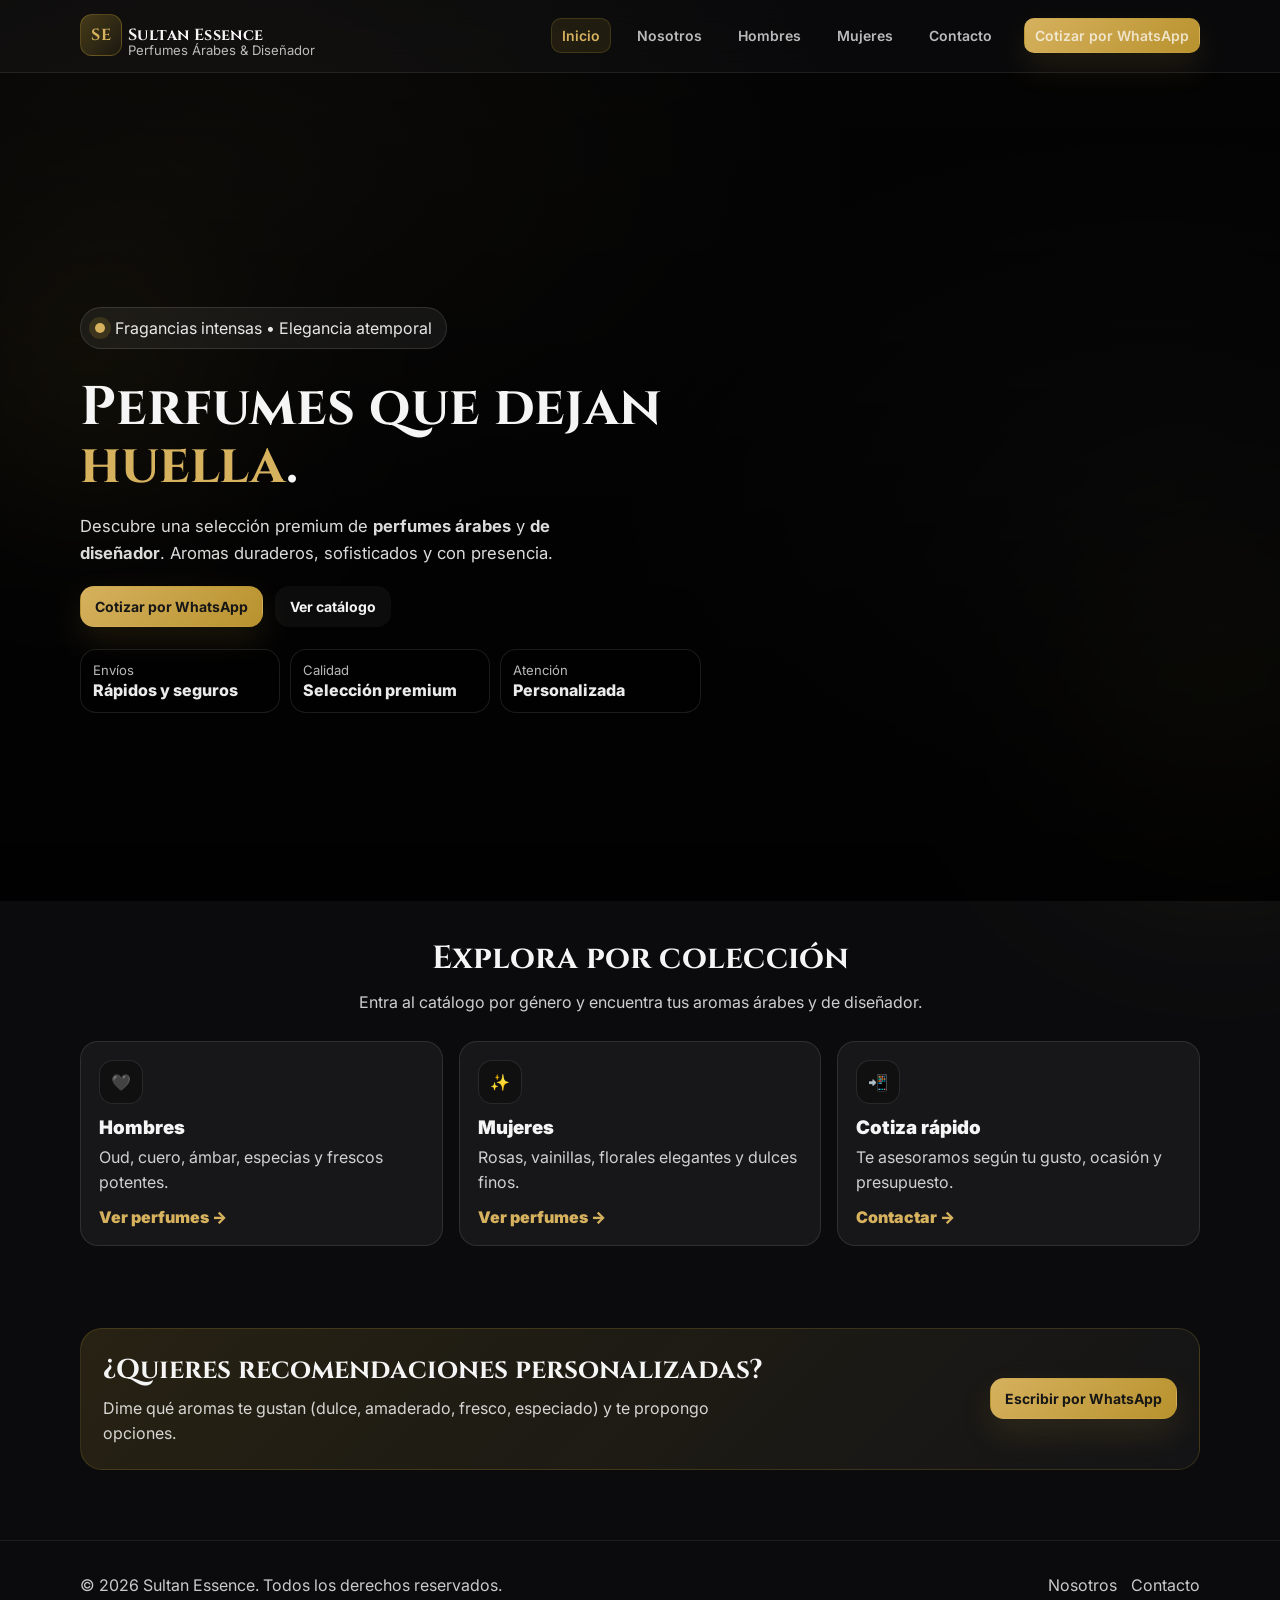
<file: index.html>
<!DOCTYPE html>
<html lang="es">
<head>
  <meta charset="UTF-8" />
  <meta name="viewport" content="width=device-width, initial-scale=1.0" />
  <title>Sultan Essence | Perfumes Árabes & Diseñador</title>
  <meta name="description" content="Perfumes árabes y de diseñador. Fragancias intensas, elegantes y duraderas. Cotiza por WhatsApp." />

  <!-- Tipografía -->
  <link rel="preconnect" href="https://fonts.googleapis.com">
  <link rel="preconnect" href="https://fonts.gstatic.com" crossorigin>
  <link href="https://fonts.googleapis.com/css2?family=Cinzel:wght@500;700&family=Inter:wght@400;500;600;700&display=swap" rel="stylesheet">

  <link rel="stylesheet" href="css/styles.css" />
  <link rel="icon" href="data:,">
</head>

<body>
  <!-- Fondo decorativo -->
  <div class="bg-orb orb-1" aria-hidden="true"></div>
  <div class="bg-orb orb-2" aria-hidden="true"></div>

  <!-- Header -->
  <header class="header" data-elevate>
    <div class="container header__inner">
      <a class="brand" href="index.html" aria-label="Sultan Essence - Inicio">
        <span class="brand__mark" aria-hidden="true">SE</span>
        <div class="brand__text">
          <span class="brand__name">Sultan Essence</span>
          <span class="brand__tag">Perfumes Árabes & Diseñador</span>
        </div>
      </a>

      <button class="navToggle" type="button" aria-label="Abrir menú" aria-expanded="false" aria-controls="navMenu">
        <span class="navToggle__bar"></span>
        <span class="navToggle__bar"></span>
        <span class="navToggle__bar"></span>
      </button>

      <nav class="nav" id="navMenu" aria-label="Menú principal">
        <a class="nav__link is-active" href="index.html">Inicio</a>
        <a class="nav__link" href="nosotros.html">Nosotros</a>
        <a class="nav__link" href="hombres.html">Hombres</a>
        <a class="nav__link" href="mujeres.html">Mujeres</a>
        <a class="nav__link" href="contacto.html">Contacto</a>

        <a class="btn btn--gold btn--sm nav__cta" href="https://wa.me/5213310853978" target="_blank" rel="noopener">
          Cotizar por WhatsApp
        </a>
      </nav>
    </div>
  </header>

  <main>
    <!-- HERO -->
    <section class="hero" aria-label="Presentación">
      <div class="hero__bg" aria-hidden="true"></div>
      <div class="container hero__grid">
        <div class="hero__content reveal">
          <p class="pill">
            <span class="pill__dot" aria-hidden="true"></span>
            Fragancias intensas • Elegancia atemporal
          </p>

          <h1 class="hero__title">
            Perfumes que dejan <span class="gold">huella</span>.
          </h1>

          <p class="hero__subtitle">
            Descubre una selección premium de <strong>perfumes árabes</strong> y <strong>de diseñador</strong>.
            Aromas duraderos, sofisticados y con presencia.
          </p>

          <div class="hero__actions">
            <a class="btn btn--gold" href="https://wa.me/5213310853978" target="_blank" rel="noopener">
              Cotizar por WhatsApp
            </a>
            <a class="btn btn--ghost" href="hombres.html">
              Ver catálogo
            </a>
          </div>

          <div class="hero__meta">
            <div class="metaCard">
              <span class="metaCard__label">Envíos</span>
              <span class="metaCard__value">Rápidos y seguros</span>
            </div>
            <div class="metaCard">
              <span class="metaCard__label">Calidad</span>
              <span class="metaCard__value">Selección premium</span>
            </div>
            <div class="metaCard">
              <span class="metaCard__label">Atención</span>
              <span class="metaCard__value">Personalizada</span>
            </div>
          </div>
        </div>

        
    </section>

    <!-- SECCIÓN DESTACADOS (preview) -->
    <section class="section">
      <div class="container">
        <div class="sectionHead reveal">
          <h2 class="sectionTitle">Explora por colección</h2>
          <p class="sectionDesc">
            Entra al catálogo por género y encuentra tus aromas árabes y de diseñador.
          </p>
        </div>

        <div class="grid3">
          <a class="featureCard reveal" href="hombres.html">
            <div class="featureCard__icon" aria-hidden="true">🖤</div>
            <h3 class="featureCard__title">Hombres</h3>
            <p class="featureCard__text">Oud, cuero, ámbar, especias y frescos potentes.</p>
            <span class="featureCard__link">Ver perfumes →</span>
          </a>

          <a class="featureCard reveal" style="transition-delay:90ms" href="mujeres.html">
            <div class="featureCard__icon" aria-hidden="true">✨</div>
            <h3 class="featureCard__title">Mujeres</h3>
            <p class="featureCard__text">Rosas, vainillas, florales elegantes y dulces finos.</p>
            <span class="featureCard__link">Ver perfumes →</span>
          </a>

          <a class="featureCard reveal" style="transition-delay:180ms" href="contacto.html">
            <div class="featureCard__icon" aria-hidden="true">📲</div>
            <h3 class="featureCard__title">Cotiza rápido</h3>
            <p class="featureCard__text">Te asesoramos según tu gusto, ocasión y presupuesto.</p>
            <span class="featureCard__link">Contactar →</span>
          </a>
        </div>
      </div>
    </section>

    <!-- CTA FINAL -->
    <section class="cta">
      <div class="container cta__inner reveal">
        <div>
          <h2 class="cta__title">¿Quieres recomendaciones personalizadas?</h2>
          <p class="cta__text">
            Dime qué aromas te gustan (dulce, amaderado, fresco, especiado) y te propongo opciones.
          </p>
        </div>
        <a class="btn btn--gold" href="https://wa.me/5213310853978" target="_blank" rel="noopener">
          Escribir por WhatsApp
        </a>
      </div>
    </section>
  </main>

  <footer class="footer">
    <div class="container footer__inner">
      <p>© <span id="year"></span> Sultan Essence. Todos los derechos reservados.</p>
      <div class="footer__links">
        <a href="nosotros.html">Nosotros</a>
        <a href="contacto.html">Contacto</a>
      </div>
    </div>
  </footer>

  <script src="js/main.js"></script>
</body>
</html>
</file>
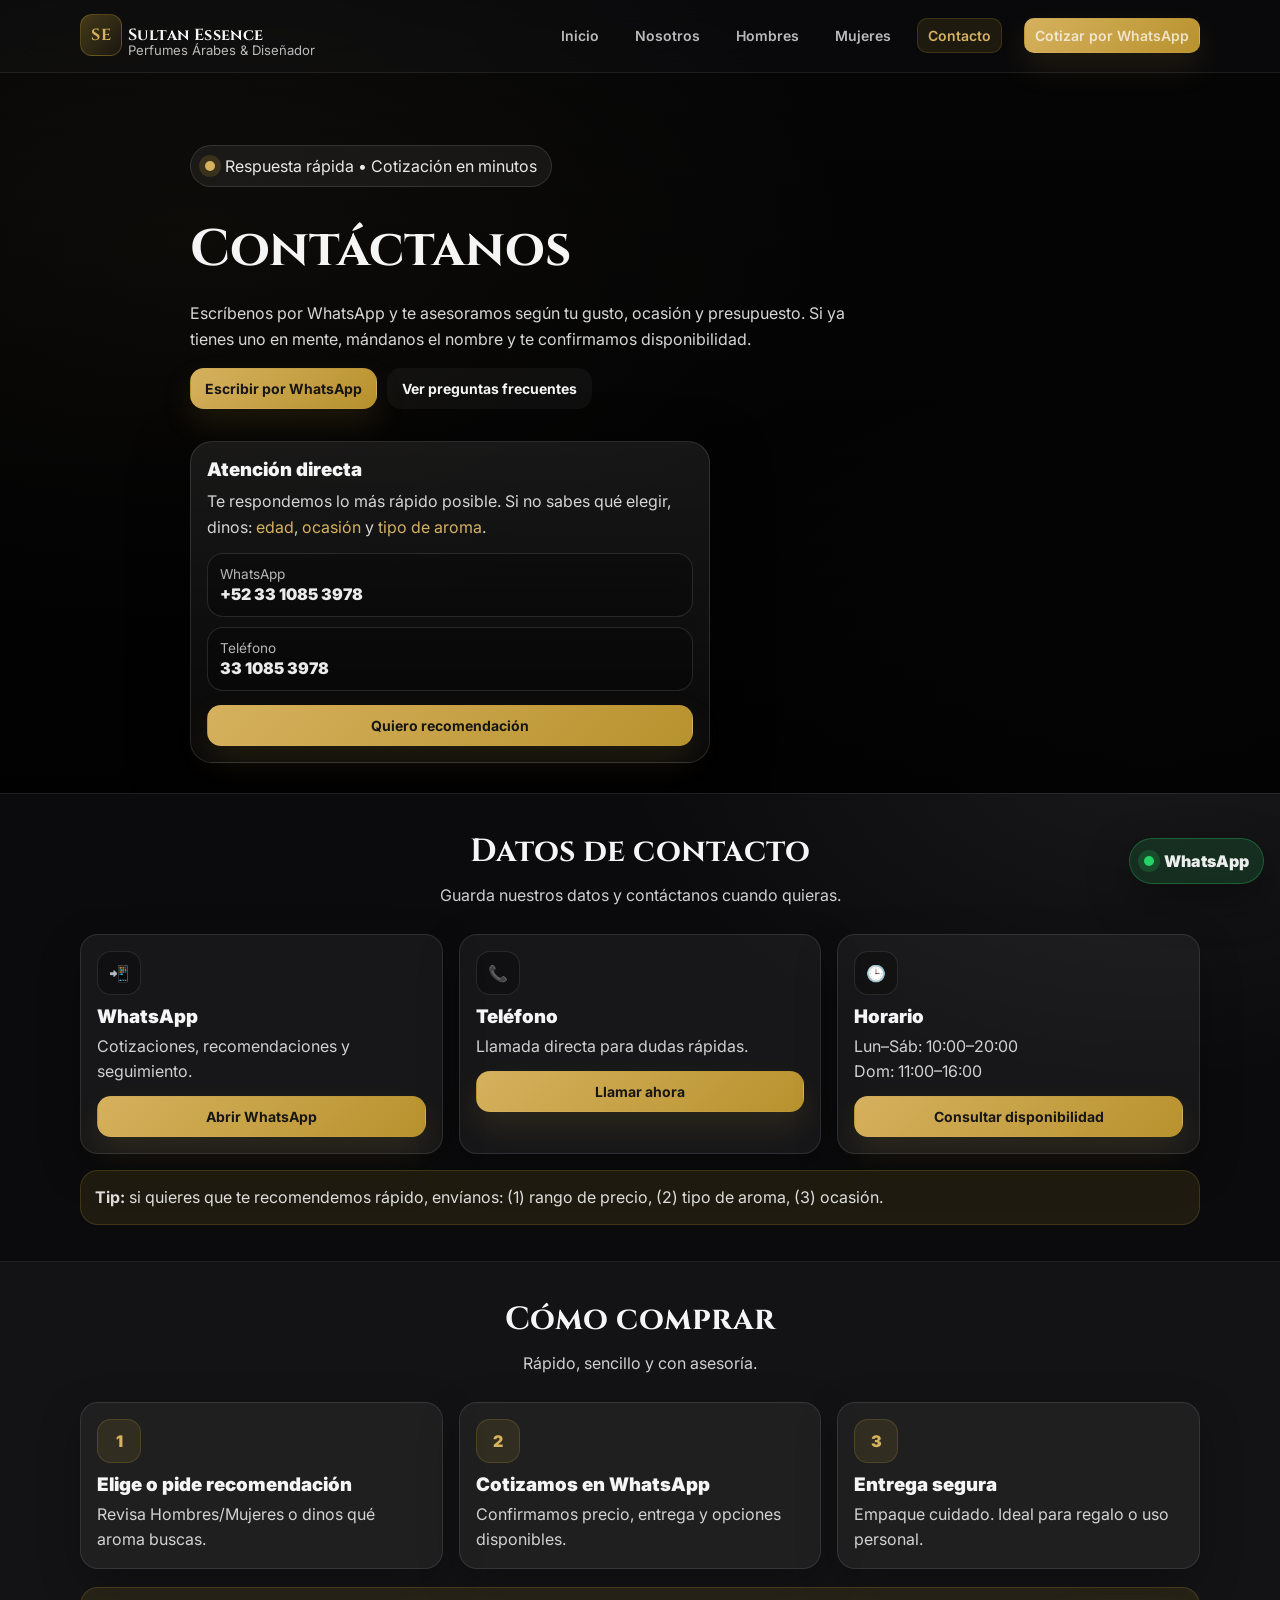
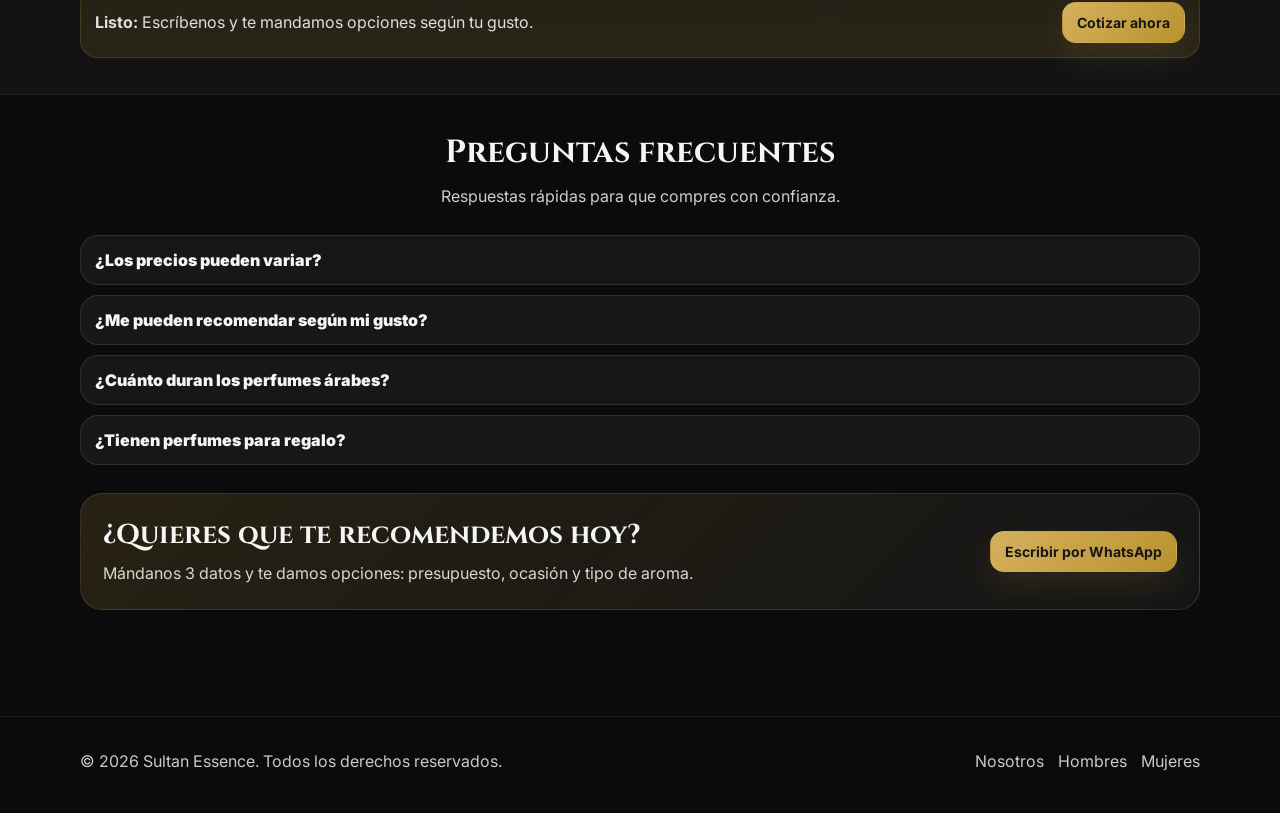
<file: contacto.html>
<!DOCTYPE html>
<html lang="es">
<head>
  <meta charset="UTF-8" />
  <meta name="viewport" content="width=device-width, initial-scale=1.0" />
  <title>Contacto | Sultan Essence</title>
  <meta name="description" content="Contáctanos para cotizar perfumes árabes y de diseñador. WhatsApp, teléfono y preguntas frecuentes." />

  <link rel="preconnect" href="https://fonts.googleapis.com">
  <link rel="preconnect" href="https://fonts.gstatic.com" crossorigin>
  <link href="https://fonts.googleapis.com/css2?family=Cinzel:wght@500;700&family=Inter:wght@400;500;600;700&display=swap" rel="stylesheet">

  <link rel="stylesheet" href="css/styles.css" />
  <link rel="icon" href="data:,">
</head>

<body>
  <!-- Header -->
  <header class="header" data-elevate>
    <div class="container header__inner">
      <a class="brand" href="index.html" aria-label="Sultan Essence - Inicio">
        <span class="brand__mark" aria-hidden="true">SE</span>
        <div class="brand__text">
          <span class="brand__name">Sultan Essence</span>
          <span class="brand__tag">Perfumes Árabes & Diseñador</span>
        </div>
      </a>

      <button class="navToggle" type="button" aria-label="Abrir menú" aria-expanded="false" aria-controls="navMenu">
        <span class="navToggle__bar"></span>
        <span class="navToggle__bar"></span>
        <span class="navToggle__bar"></span>
      </button>

      <nav class="nav" id="navMenu" aria-label="Menú principal">
        <a class="nav__link" href="index.html">Inicio</a>
        <a class="nav__link" href="nosotros.html">Nosotros</a>
        <a class="nav__link" href="hombres.html">Hombres</a>
        <a class="nav__link" href="mujeres.html">Mujeres</a>
        <a class="nav__link is-active" href="contacto.html">Contacto</a>

        <a class="btn btn--gold btn--sm nav__cta" href="https://wa.me/5213310853978" target="_blank" rel="noopener">
          Cotizar por WhatsApp
        </a>
      </nav>
    </div>
  </header>

  <main>
    <!-- HERO -->
    <section class="contactHero">
      <div class="contactHero__bg" aria-hidden="true"></div>

      <div class="container contactHero__inner">
        <div class="reveal">
          <p class="pill">
            <span class="pill__dot" aria-hidden="true"></span>
            Respuesta rápida • Cotización en minutos
          </p>

          <h1 class="contactHero__title">Contáctanos</h1>
          <p class="contactHero__subtitle">
            Escríbenos por WhatsApp y te asesoramos según tu gusto, ocasión y presupuesto.
            Si ya tienes uno en mente, mándanos el nombre y te confirmamos disponibilidad.
          </p>

          <div class="contactHero__actions">
            <a class="btn btn--gold" href="https://wa.me/5213310853978?text=Hola%20🙂%20Quiero%20cotizar%20un%20perfume.%20Mi%20presupuesto%20es%20____%20y%20busco%20un%20aroma%20(dulce/fresco/amaderado/%C3%A1mbar)." target="_blank" rel="noopener">
              Escribir por WhatsApp
            </a>
            <a class="btn btn--ghost" href="#faq">Ver preguntas frecuentes</a>
          </div>

          
        </div>

        <div class="reveal" style="transition-delay:120ms">
          <div class="contactCard">
            <h3 class="contactCard__title">Atención directa</h3>
            <p class="contactCard__text">
              Te respondemos lo más rápido posible. Si no sabes qué elegir, dinos:
              <span class="gold">edad</span>, <span class="gold">ocasión</span> y
              <span class="gold">tipo de aroma</span>.
            </p>

            <div class="contactQuick">
              <a class="contactQuick__item" href="https://wa.me/5213310853978" target="_blank" rel="noopener">
                <span class="contactQuick__label">WhatsApp</span>
                <span class="contactQuick__value">+52 33 1085 3978</span>
              </a>
              <a class="contactQuick__item" href="tel:+523310853978">
                <span class="contactQuick__label">Teléfono</span>
                <span class="contactQuick__value">33 1085 3978</span>
              </a>
            </div>

            <div class="contactCard__cta">
              <a class="btn btn--gold btn--sm w-100" href="https://wa.me/5213310853978?text=Hola%20🙂%20Busco%20recomendaci%C3%B3n%20para%20(diario/oficina/noche/cita)%20y%20mi%20presupuesto%20es%20____." target="_blank" rel="noopener">
                Quiero recomendación
              </a>
            </div>
          </div>
        </div>
      </div>
    </section>

    <!-- DATOS -->
    <section id="datos" class="section">
      <div class="container">
        <div class="sectionHead reveal">
          <h2 class="sectionTitle">Datos de contacto</h2>
          <p class="sectionDesc">Guarda nuestros datos y contáctanos cuando quieras.</p>
        </div>

        <div class="grid3">
          <div class="infoTile reveal">
            <div class="infoTile__icon" aria-hidden="true">📲</div>
            <h3 class="infoTile__title">WhatsApp</h3>
            <p class="infoTile__text">Cotizaciones, recomendaciones y seguimiento.</p>
            <a class="btn btn--gold btn--sm w-100" href="https://wa.me/5213310853978" target="_blank" rel="noopener">
              Abrir WhatsApp
            </a>
          </div>

          <div class="infoTile reveal" style="transition-delay:90ms">
            <div class="infoTile__icon" aria-hidden="true">📞</div>
            <h3 class="infoTile__title">Teléfono</h3>
            <p class="infoTile__text">Llamada directa para dudas rápidas.</p>
            <a class="btn btn--gold btn--sm w-100" href="tel:+523310853978">
              Llamar ahora
            </a>
          </div>

          <div class="infoTile reveal" style="transition-delay:180ms">
            <div class="infoTile__icon" aria-hidden="true">🕒</div>
            <h3 class="infoTile__title">Horario</h3>
            <p class="infoTile__text">
              Lun–Sáb: 10:00–20:00<br/>
              Dom: 11:00–16:00
            </p>
            <a class="btn btn--gold btn--sm w-100" href="https://wa.me/5213310853978?text=Hola%20🙂%20%C2%BFEst%C3%A1n%20disponibles%20ahorita%3F" target="_blank" rel="noopener">
              Consultar disponibilidad
            </a>
          </div>
        </div>

        <div class="noticeBar reveal" style="margin-top:16px">
          <p>
            <strong>Tip:</strong> si quieres que te recomendemos rápido, envíanos:
            (1) rango de precio, (2) tipo de aroma, (3) ocasión.
          </p>
        </div>
      </div>
    </section>

    <!-- CÓMO COMPRAR -->
    <section id="como-comprar" class="section sectionAlt">
      <div class="container">
        <div class="sectionHead reveal">
          <h2 class="sectionTitle">Cómo comprar</h2>
          <p class="sectionDesc">Rápido, sencillo y con asesoría.</p>
        </div>

        <div class="steps">
          <div class="stepCard reveal">
            <div class="stepCard__num">1</div>
            <h3 class="stepCard__title">Elige o pide recomendación</h3>
            <p class="stepCard__text">Revisa Hombres/Mujeres o dinos qué aroma buscas.</p>
          </div>

          <div class="stepCard reveal" style="transition-delay:90ms">
            <div class="stepCard__num">2</div>
            <h3 class="stepCard__title">Cotizamos en WhatsApp</h3>
            <p class="stepCard__text">Confirmamos precio, entrega y opciones disponibles.</p>
          </div>

          <div class="stepCard reveal" style="transition-delay:180ms">
            <div class="stepCard__num">3</div>
            <h3 class="stepCard__title">Entrega segura</h3>
            <p class="stepCard__text">Empaque cuidado. Ideal para regalo o uso personal.</p>
          </div>
        </div>

        <div class="miniCta reveal">
          <p><strong>Listo:</strong> Escríbenos y te mandamos opciones según tu gusto.</p>
          <a class="btn btn--gold btn--sm" href="https://wa.me/5213310853978?text=Hola%20🙂%20Quiero%20cotizar.%20Mi%20presupuesto%20es%20____%20y%20busco%20un%20aroma%20(dulce/fresco/amaderado/%C3%A1mbar)." target="_blank" rel="noopener">
            Cotizar ahora
          </a>
        </div>
      </div>
    </section>

    <!-- FAQ -->
    <section id="faq" class="section">
      <div class="container">
        <div class="sectionHead reveal">
          <h2 class="sectionTitle">Preguntas frecuentes</h2>
          <p class="sectionDesc">Respuestas rápidas para que compres con confianza.</p>
        </div>

        <div class="faq">
          <details class="faqItem reveal">
            <summary class="faqQ">¿Los precios pueden variar?</summary>
            <div class="faqA">
              <p>Sí. Los precios pueden cambiar por disponibilidad, presentación (ml) y proveedor. Te confirmamos el precio final por WhatsApp.</p>
            </div>
          </details>

          <details class="faqItem reveal" style="transition-delay:60ms">
            <summary class="faqQ">¿Me pueden recomendar según mi gusto?</summary>
            <div class="faqA">
              <p>Claro. Dinos si te gustan aromas dulces, frescos, amaderados, florales o para noche y tu presupuesto. Te mandamos 3 opciones.</p>
            </div>
          </details>

          <details class="faqItem reveal" style="transition-delay:120ms">
            <summary class="faqQ">¿Cuánto duran los perfumes árabes?</summary>
            <div class="faqA">
              <p>Por lo general destacan por duración y estela, pero depende de piel, clima y aplicación. Te sugerimos los más fuertes según tu estilo.</p>
            </div>
          </details>

          <details class="faqItem reveal" style="transition-delay:180ms">
            <summary class="faqQ">¿Tienen perfumes para regalo?</summary>
            <div class="faqA">
              <p>Sí. Te ayudamos a elegir por edad, estilo y ocasión. También podemos recomendar “seguros” que gustan a casi todos.</p>
            </div>
          </details>
        </div>

        <div class="cta" style="padding:28px 0 70px;">
          <div class="container cta__inner reveal">
            <div>
              <h2 class="cta__title">¿Quieres que te recomendemos hoy?</h2>
              <p class="cta__text">Mándanos 3 datos y te damos opciones: presupuesto, ocasión y tipo de aroma.</p>
            </div>
            <a class="btn btn--gold" href="https://wa.me/5213310853978?text=Hola%20🙂%20Presupuesto%3A%20____%20%7C%20Ocasión%3A%20____%20%7C%20Aroma%3A%20____.%20%C2%BFQu%C3%A9%20me%20recomiendas%3F" target="_blank" rel="noopener">
              Escribir por WhatsApp
            </a>
          </div>
        </div>
      </div>
    </section>
  </main>

  <footer class="footer">
    <div class="container footer__inner">
      <p>© <span id="year"></span> Sultan Essence. Todos los derechos reservados.</p>
      <div class="footer__links">
        <a href="nosotros.html">Nosotros</a>
        <a href="hombres.html">Hombres</a>
        <a href="mujeres.html">Mujeres</a>
      </div>
    </div>
  </footer>

  <!-- WhatsApp flotante (mobile friendly) -->
  <a class="waFloat" href="https://wa.me/5213310853978" target="_blank" rel="noopener" aria-label="Abrir WhatsApp">
    <span class="waFloat__dot" aria-hidden="true"></span>
    WhatsApp
  </a>

  <script src="js/main.js"></script>
</body>
</html>
</file>
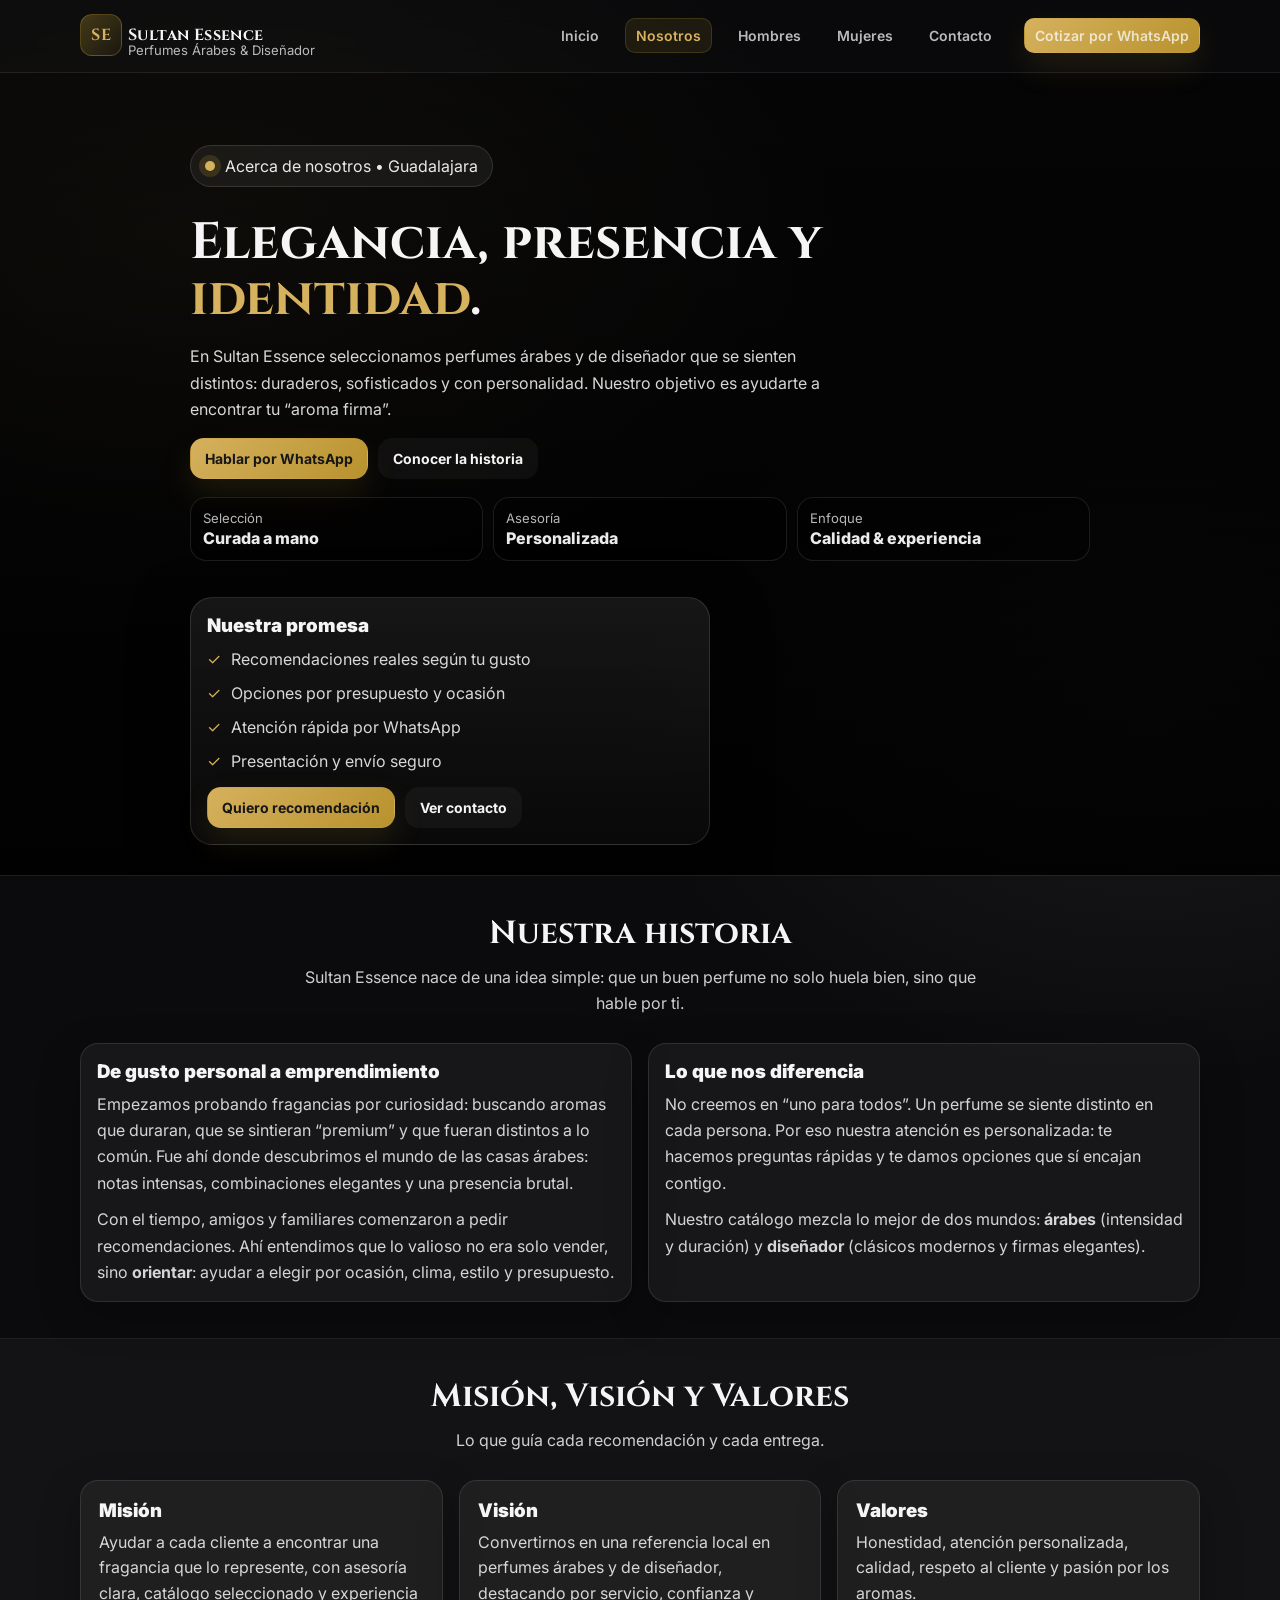
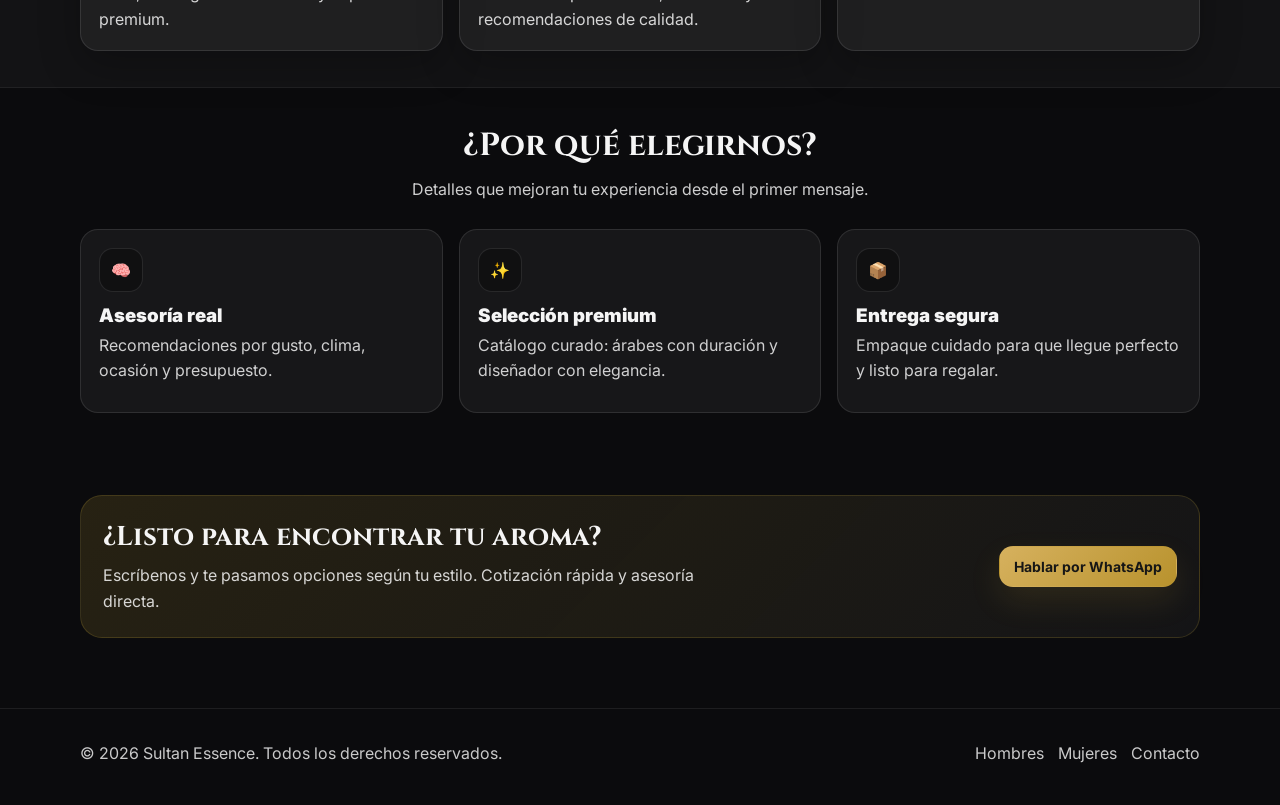
<file: nosotros.html>
<!DOCTYPE html>
<html lang="es">
<head>
  <meta charset="UTF-8" />
  <meta name="viewport" content="width=device-width, initial-scale=1.0" />
  <title>Nosotros | Sultan Essence</title>
  <meta name="description" content="Conoce Sultan Essence: perfumes árabes y de diseñador. Misión, visión y valores." />

  <link rel="preconnect" href="https://fonts.googleapis.com">
  <link rel="preconnect" href="https://fonts.gstatic.com" crossorigin>
  <link href="https://fonts.googleapis.com/css2?family=Cinzel:wght@500;700&family=Inter:wght@400;500;600;700&display=swap" rel="stylesheet">

  <link rel="stylesheet" href="css/styles.css" />
  <link rel="icon" href="data:,">
</head>

<body>
  <!-- Header -->
  <header class="header" data-elevate>
    <div class="container header__inner">
      <a class="brand" href="index.html" aria-label="Sultan Essence - Inicio">
        <span class="brand__mark" aria-hidden="true">SE</span>
        <div class="brand__text">
          <span class="brand__name">Sultan Essence</span>
          <span class="brand__tag">Perfumes Árabes & Diseñador</span>
        </div>
      </a>

      <button class="navToggle" type="button" aria-label="Abrir menú" aria-expanded="false" aria-controls="navMenu">
        <span class="navToggle__bar"></span>
        <span class="navToggle__bar"></span>
        <span class="navToggle__bar"></span>
      </button>

      <nav class="nav" id="navMenu" aria-label="Menú principal">
        <a class="nav__link" href="index.html">Inicio</a>
        <a class="nav__link is-active" href="nosotros.html">Nosotros</a>
        <a class="nav__link" href="hombres.html">Hombres</a>
        <a class="nav__link" href="mujeres.html">Mujeres</a>
        <a class="nav__link" href="contacto.html">Contacto</a>

        <a class="btn btn--gold btn--sm nav__cta" href="https://wa.me/5213310853978" target="_blank" rel="noopener">
          Cotizar por WhatsApp
        </a>
      </nav>
    </div>
  </header>

  <main>
    <!-- HERO -->
    <section class="aboutHero">
      <div class="aboutHero__bg" aria-hidden="true"></div>

      <div class="container aboutHero__inner">
        <div class="reveal">
          <p class="pill">
            <span class="pill__dot" aria-hidden="true"></span>
            Acerca de nosotros • Guadalajara
          </p>

          <h1 class="aboutHero__title">Elegancia, presencia y <span class="gold">identidad</span>.</h1>
          <p class="aboutHero__subtitle">
            En Sultan Essence seleccionamos perfumes árabes y de diseñador que se sienten distintos:
            duraderos, sofisticados y con personalidad. Nuestro objetivo es ayudarte a encontrar
            tu “aroma firma”.
          </p>

          <div class="aboutHero__actions">
            <a class="btn btn--gold" href="https://wa.me/5213310853978?text=Hola%20🙂%20Quiero%20conocer%20su%20cat%C3%A1logo%20y%20recibir%20recomendaci%C3%B3n." target="_blank" rel="noopener">
              Hablar por WhatsApp
            </a>
            <a class="btn btn--ghost" href="#historia">Conocer la historia</a>
          </div>

          <div class="hero__meta" style="margin-top:18px">
            <div class="metaCard">
              <span class="metaCard__label">Selección</span>
              <span class="metaCard__value">Curada a mano</span>
            </div>
            <div class="metaCard">
              <span class="metaCard__label">Asesoría</span>
              <span class="metaCard__value">Personalizada</span>
            </div>
            <div class="metaCard">
              <span class="metaCard__label">Enfoque</span>
              <span class="metaCard__value">Calidad & experiencia</span>
            </div>
          </div>
        </div>

        <div class="reveal" style="transition-delay:120ms">
          <div class="aboutCard">
            <h3 class="aboutCard__title">Nuestra promesa</h3>
            <ul class="aboutList">
              <li><span class="gold">✓</span> Recomendaciones reales según tu gusto</li>
              <li><span class="gold">✓</span> Opciones por presupuesto y ocasión</li>
              <li><span class="gold">✓</span> Atención rápida por WhatsApp</li>
              <li><span class="gold">✓</span> Presentación y envío seguro</li>
            </ul>

            <div class="aboutCard__cta">
              <a class="btn btn--gold btn--sm" href="https://wa.me/5213310853978?text=Hola%20🙂%20Busco%20un%20perfume%20que%20huela%20a%20(dulce/fresco/amaderado/%C3%A1mbar)%20y%20mi%20presupuesto%20es%20____." target="_blank" rel="noopener">
                Quiero recomendación
              </a>
              <a class="btn btn--ghost btn--sm" href="contacto.html">Ver contacto</a>
            </div>
          </div>
        </div>
      </div>
    </section>

    <!-- HISTORIA -->
    <section id="historia" class="section">
      <div class="container">
        <div class="sectionHead reveal">
          <h2 class="sectionTitle">Nuestra historia</h2>
          <p class="sectionDesc">
            Sultan Essence nace de una idea simple: que un buen perfume no solo huela bien,
            sino que hable por ti.
          </p>
        </div>

        <div class="aboutGrid">
          <div class="aboutPanel reveal">
            <h3>De gusto personal a emprendimiento</h3>
            <p>
              Empezamos probando fragancias por curiosidad: buscando aromas que duraran,
              que se sintieran “premium” y que fueran distintos a lo común. Fue ahí donde descubrimos
              el mundo de las casas árabes: notas intensas, combinaciones elegantes y una presencia brutal.
            </p>
            <p>
              Con el tiempo, amigos y familiares comenzaron a pedir recomendaciones. Ahí entendimos
              que lo valioso no era solo vender, sino <strong>orientar</strong>: ayudar a elegir por ocasión,
              clima, estilo y presupuesto.
            </p>
          </div>

          <div class="aboutPanel reveal" style="transition-delay:90ms">
            <h3>Lo que nos diferencia</h3>
            <p>
              No creemos en “uno para todos”. Un perfume se siente distinto en cada persona.
              Por eso nuestra atención es personalizada: te hacemos preguntas rápidas y te damos opciones
              que sí encajan contigo.
            </p>
            <p>
              Nuestro catálogo mezcla lo mejor de dos mundos: <strong>árabes</strong> (intensidad y duración) y
              <strong>diseñador</strong> (clásicos modernos y firmas elegantes).
            </p>
          </div>
        </div>
      </div>
    </section>

    <!-- MISIÓN / VISIÓN / VALORES -->
    <section class="section sectionAlt">
      <div class="container">
        <div class="sectionHead reveal">
          <h2 class="sectionTitle">Misión, Visión y Valores</h2>
          <p class="sectionDesc">Lo que guía cada recomendación y cada entrega.</p>
        </div>

        <div class="grid3">
          <div class="mvCard reveal">
            <h3 class="mvCard__title">Misión</h3>
            <p class="mvCard__text">
              Ayudar a cada cliente a encontrar una fragancia que lo represente, con asesoría clara,
              catálogo seleccionado y experiencia premium.
            </p>
          </div>

          <div class="mvCard reveal" style="transition-delay:90ms">
            <h3 class="mvCard__title">Visión</h3>
            <p class="mvCard__text">
              Convertirnos en una referencia local en perfumes árabes y de diseñador, destacando por servicio,
              confianza y recomendaciones de calidad.
            </p>
          </div>

          <div class="mvCard reveal" style="transition-delay:180ms">
            <h3 class="mvCard__title">Valores</h3>
            <p class="mvCard__text">
              Honestidad, atención personalizada, calidad, respeto al cliente y pasión por los aromas.
            </p>
          </div>
        </div>
      </div>
    </section>

    <!-- POR QUÉ ELEGIRNOS -->
    <section class="section">
      <div class="container">
        <div class="sectionHead reveal">
          <h2 class="sectionTitle">¿Por qué elegirnos?</h2>
          <p class="sectionDesc">Detalles que mejoran tu experiencia desde el primer mensaje.</p>
        </div>

        <div class="grid3">
          <div class="featureCard reveal">
            <div class="featureCard__icon" aria-hidden="true">🧠</div>
            <h3 class="featureCard__title">Asesoría real</h3>
            <p class="featureCard__text">Recomendaciones por gusto, clima, ocasión y presupuesto.</p>
          </div>

          <div class="featureCard reveal" style="transition-delay:90ms">
            <div class="featureCard__icon" aria-hidden="true">✨</div>
            <h3 class="featureCard__title">Selección premium</h3>
            <p class="featureCard__text">Catálogo curado: árabes con duración y diseñador con elegancia.</p>
          </div>

          <div class="featureCard reveal" style="transition-delay:180ms">
            <div class="featureCard__icon" aria-hidden="true">📦</div>
            <h3 class="featureCard__title">Entrega segura</h3>
            <p class="featureCard__text">Empaque cuidado para que llegue perfecto y listo para regalar.</p>
          </div>
        </div>
      </div>
    </section>

    <!-- CTA FINAL -->
    <section class="cta">
      <div class="container cta__inner reveal">
        <div>
          <h2 class="cta__title">¿Listo para encontrar tu aroma?</h2>
          <p class="cta__text">
            Escríbenos y te pasamos opciones según tu estilo. Cotización rápida y asesoría directa.
          </p>
        </div>
        <a class="btn btn--gold" href="https://wa.me/5213310853978?text=Hola%20🙂%20Quiero%20encontrar%20mi%20aroma%20firma.%20%C2%BFMe%20ayudas%3F" target="_blank" rel="noopener">
          Hablar por WhatsApp
        </a>
      </div>
    </section>
  </main>

  <footer class="footer">
    <div class="container footer__inner">
      <p>© <span id="year"></span> Sultan Essence. Todos los derechos reservados.</p>
      <div class="footer__links">
        <a href="hombres.html">Hombres</a>
        <a href="mujeres.html">Mujeres</a>
        <a href="contacto.html">Contacto</a>
      </div>
    </div>
  </footer>

  <script src="js/main.js"></script>
</body>
</html>
</file>
<file: css/styles.css>
:root{
  --bg: #0b0b0d;
  --bg2:#060607;
  --text:#f7f7f7;
  --muted:#bdbdbd;
  --gold:#d4af37;
  --gold2:#b8922d;
  --line: rgba(255,255,255,.10);

  --radius: 18px;
  --shadow: 0 18px 55px rgba(0,0,0,.55);
}

*{ box-sizing:border-box; }
html{ scroll-behavior:smooth; }
body{
  margin:0;
  background: radial-gradient(1200px 700px at 30% -10%, rgba(212,175,55,.18), transparent 55%),
              radial-gradient(900px 600px at 90% 10%, rgba(212,175,55,.10), transparent 50%),
              linear-gradient(180deg, var(--bg) 0%, var(--bg2) 100%);
  color:var(--text);
  font-family: Inter, system-ui, -apple-system, Segoe UI, Roboto, Arial, sans-serif;
  overflow-x:hidden;
}

a{ color:inherit; text-decoration:none; }
img{ max-width:100%; display:block; }

.container{
  width:min(1120px, 92vw);
  margin:0 auto;
}

.gold{ color:var(--gold); }

/* Orbes decorativos */
.bg-orb{
  position:fixed;
  inset:auto;
  width:540px;
  height:540px;
  border-radius:999px;
  filter: blur(55px);
  opacity:.25;
  pointer-events:none;
  z-index:-1;
  mix-blend-mode: screen;
}
.orb-1{ left:-180px; top:120px; background: radial-gradient(circle, rgba(212,175,55,.9), transparent 60%); }
.orb-2{ right:-210px; top:420px; background: radial-gradient(circle, rgba(212,175,55,.65), transparent 65%); }

/* Header */
.header{
  position:sticky;
  top:0;
  z-index:50;
  background: rgba(10,10,12,.55);
  backdrop-filter: blur(14px);
  border-bottom:1px solid rgba(255,255,255,.08);
  transition:.25s;
}
.header.is-scrolled{
  background: rgba(7,7,9,.78);
  border-bottom-color: rgba(212,175,55,.22);
}
.header__inner{
  display:flex;
  align-items:center;
  justify-content:space-between;
  gap:18px;
  padding:14px 0;
}

.brand{
  display:flex;
  align-items:center;
  gap:12px;
}
.brand__mark{
  width:42px;
  height:42px;
  display:grid;
  place-items:center;
  border-radius:12px;
  background: linear-gradient(135deg, rgba(212,175,55,.28), rgba(212,175,55,.06));
  border:1px solid rgba(212,175,55,.28);
  font-family: Cinzel, serif;
  font-weight:700;
  color:var(--gold);
  letter-spacing:.5px;
}
.brand__text{ display:flex; flex-direction:column; line-height:1.05; }
.brand__name{
  font-family: Cinzel, serif;
  font-weight:700;
  letter-spacing:.4px;
}
.brand__tag{
  font-size:.82rem;
  color:var(--muted);
}

/* Nav */
.nav{
  display:flex;
  align-items:center;
  gap:18px;
}
.nav__link{
  font-weight:600;
  font-size:.95rem;
  color:rgba(255,255,255,.88);
  padding:10px 10px;
  border-radius:12px;
  transition:.18s;
}
.nav__link:hover{
  background: rgba(255,255,255,.06);
  color: white;
}
.nav__link.is-active{
  color: var(--gold);
  background: rgba(212,175,55,.10);
  border:1px solid rgba(212,175,55,.18);
}

.nav__cta{ margin-left:6px; }

/* Botones */
.btn{
  display:inline-flex;
  align-items:center;
  justify-content:center;
  gap:10px;
  padding:12px 16px;
  border-radius:14px;
  border:1px solid rgba(255,255,255,.14);
  font-weight:700;
  transition:.18s;
  cursor:pointer;
  user-select:none;
}
.btn--sm{ padding:10px 12px; font-size:.92rem; border-radius:12px; }

.btn--gold{
  background: linear-gradient(135deg, var(--gold), var(--gold2));
  color:#161616;
  border-color: rgba(212,175,55,.40);
  box-shadow: 0 14px 32px rgba(212,175,55,.12);
}
.btn--gold:hover{ transform: translateY(-1px); filter: brightness(1.02); }

.btn--ghost{
  background: rgba(255,255,255,.04);
}
.btn--ghost:hover{ transform: translateY(-1px); background: rgba(255,255,255,.07); }

/* Toggle móvil */
.navToggle{
  display:none;
  width:44px;
  height:44px;
  border-radius:14px;
  background: rgba(255,255,255,.05);
  border:1px solid rgba(255,255,255,.12);
  cursor:pointer;
}
.navToggle__bar{
  display:block;
  width:20px;
  height:2px;
  margin:5px auto;
  background: rgba(255,255,255,.92);
  border-radius:999px;
}

/* Hero */
.hero{
  position:relative;
  min-height: 92vh;
  display:grid;
  place-items:center;
  padding: 56px 0 26px;
  overflow:hidden;
}
.hero__bg{
  position:absolute;
  inset:0;
  background:
    linear-gradient(180deg, rgba(0,0,0,.62), rgba(0,0,0,.84)),
    url("https://images.unsplash.com/photo-1611930022073-b7a4ba5fcccd?auto=format&fit=crop&w=2400&q=80");
  background-size: cover;
  background-position: center;
  transform: scale(1.03);
  filter: saturate(1.02) contrast(1.05);
}
.hero__grid{
  position:relative;
  display:grid;
  grid-template-columns: 1.2fr .9fr;
  gap:34px;
  align-items:center;
}

.pill{
  display:inline-flex;
  align-items:center;
  gap:10px;
  padding:10px 14px;
  border-radius:999px;
  background: rgba(255,255,255,.06);
  border:1px solid rgba(255,255,255,.12);
  color:rgba(255,255,255,.9);
  width: fit-content;
}
.pill__dot{
  width:10px; height:10px; border-radius:99px;
  background: var(--gold);
  box-shadow: 0 0 0 6px rgba(212,175,55,.16);
}

.hero__title{
  font-family: Cinzel, serif;
  font-weight:700;
  font-size: clamp(2.2rem, 5vw, 3.4rem);
  line-height: 1.08;
  margin: 14px 0 12px;
}
.hero__subtitle{
  color: rgba(255,255,255,.86);
  line-height:1.65;
  font-size: 1.04rem;
  max-width: 54ch;
}

.hero__actions{
  display:flex;
  gap:12px;
  flex-wrap:wrap;
  margin-top: 18px;
}

.hero__meta{
  display:grid;
  grid-template-columns: repeat(3, 1fr);
  gap:10px;
  margin-top: 22px;
}
.metaCard{
  padding:12px 12px;
  border-radius: 16px;
  background: rgba(0,0,0,.38);
  border:1px solid rgba(255,255,255,.10);
}
.metaCard__label{ display:block; font-size:.82rem; color: rgba(255,255,255,.72); }
.metaCard__value{ display:block; margin-top:2px; font-weight:800; color: rgba(255,255,255,.92); }

/* Visual card */
.hero__visual{ position:relative; }
.visualCard{
  position:relative;
  border-radius: 22px;
  background: linear-gradient(180deg, rgba(255,255,255,.08), rgba(255,255,255,.03));
  border: 1px solid rgba(255,255,255,.12);
  box-shadow: var(--shadow);
  overflow:hidden;
}
.visualCard__shine{
  position:absolute;
  inset:-60px -60px auto auto;
  width:240px; height:240px;
  background: radial-gradient(circle, rgba(212,175,55,.45), transparent 65%);
  filter: blur(5px);
  opacity:.7;
  pointer-events:none;
}
.visualCard__top{
  display:flex;
  gap:10px;
  padding:14px 14px 0;
}
.badge{
  display:inline-flex;
  align-items:center;
  padding:8px 10px;
  border-radius:999px;
  font-size:.82rem;
  font-weight:800;
  background: rgba(212,175,55,.14);
  border:1px solid rgba(212,175,55,.22);
  color: var(--gold);
}
.badge--ghost{
  background: rgba(255,255,255,.06);
  border-color: rgba(255,255,255,.12);
  color: rgba(255,255,255,.88);
}
.visualCard__img{
  height: 280px;
  margin: 12px 14px 0;
  border-radius: 18px;
  background:
    linear-gradient(180deg, rgba(0,0,0,.10), rgba(0,0,0,.62)),
    url("https://images.unsplash.com/photo-1592945403244-b3fbafd7f539?auto=format&fit=crop&w=1600&q=80");
  background-size: cover;
  background-position: center;
  border:1px solid rgba(255,255,255,.10);
}
.visualCard__bottom{
  padding: 14px;
}
.visualCard__title{
  font-weight:900;
  margin: 0 0 6px;
}
.visualCard__text{
  margin:0 0 10px;
  color: rgba(255,255,255,.82);
  line-height: 1.55;
}

.chips{ display:flex; gap:10px; flex-wrap:wrap; }
.chip{
  display:inline-flex;
  padding:10px 12px;
  border-radius:999px;
  background: rgba(0,0,0,.30);
  border:1px solid rgba(255,255,255,.12);
  color: rgba(255,255,255,.90);
  font-weight:800;
  font-size:.92rem;
  transition:.18s;
}
.chip:hover{
  transform: translateY(-1px);
  border-color: rgba(212,175,55,.24);
  background: rgba(212,175,55,.08);
  color: var(--gold);
}

.floatingStats{
  position:absolute;
  right:-10px;
  bottom:-14px;
  display:grid;
  gap:10px;
}
.stat{
  padding:12px 14px;
  border-radius: 16px;
  background: rgba(0,0,0,.50);
  border:1px solid rgba(255,255,255,.10);
  box-shadow: 0 14px 30px rgba(0,0,0,.38);
}
.stat__big{ display:block; font-weight:1000; color: var(--gold); }
.stat__small{ display:block; font-size:.86rem; color: rgba(255,255,255,.78); margin-top:2px; }

/* Secciones */
.section{
  padding: 62px 0;
}
.sectionHead{
  text-align:center;
  max-width: 70ch;
  margin: 0 auto 26px;
}
.sectionTitle{
  font-family: Cinzel, serif;
  font-size: 2rem;
  margin:0;
}
.sectionDesc{
  margin:10px 0 0;
  color: rgba(255,255,255,.80);
  line-height:1.6;
}

.grid3{
  display:grid;
  grid-template-columns: repeat(3, 1fr);
  gap:16px;
}

.featureCard{
  display:block;
  border-radius: 18px;
  background: rgba(255,255,255,.05);
  border:1px solid rgba(255,255,255,.10);
  padding:18px;
  transition:.18s;
  position:relative;
  overflow:hidden;
}
.featureCard:hover{
  transform: translateY(-2px);
  border-color: rgba(212,175,55,.22);
  background: rgba(212,175,55,.06);
}
.featureCard__icon{
  width:44px; height:44px;
  display:grid; place-items:center;
  border-radius: 14px;
  background: rgba(0,0,0,.30);
  border:1px solid rgba(255,255,255,.10);
  margin-bottom:12px;
}
.featureCard__title{ margin:0 0 6px; font-weight:1000; }
.featureCard__text{ margin:0 0 12px; color: rgba(255,255,255,.80); line-height:1.55; }
.featureCard__link{ color: var(--gold); font-weight:900; }

/* CTA */
.cta{
  padding: 46px 0 70px;
}
.cta__inner{
  display:flex;
  justify-content:space-between;
  align-items:center;
  gap:18px;
  border-radius: 22px;
  padding: 22px 22px;
  background: linear-gradient(135deg, rgba(212,175,55,.14), rgba(255,255,255,.04));
  border: 1px solid rgba(212,175,55,.18);
}
.cta__title{
  margin:0;
  font-family: Cinzel, serif;
  font-size: 1.7rem;
}
.cta__text{
  margin: 8px 0 0;
  color: rgba(255,255,255,.82);
  line-height: 1.6;
  max-width: 62ch;
}

/* Footer */
.footer{
  border-top:1px solid rgba(255,255,255,.08);
  padding: 18px 0 26px;
  color: rgba(255,255,255,.78);
}
.footer__inner{
  display:flex;
  justify-content:space-between;
  align-items:center;
  gap:12px;
}
.footer__links{ display:flex; gap:14px; }
.footer__links a:hover{ color: var(--gold); }

/* Animaciones reveal */
.reveal{
  opacity:0;
  transform: translateY(10px);
  transition: opacity .65s ease, transform .65s ease;
}
.reveal.is-visible{
  opacity:1;
  transform: translateY(0);
}

/* Responsive */
@media (max-width: 920px){
  .hero__grid{ grid-template-columns: 1fr; }
  .floatingStats{ right: 10px; bottom: 10px; }
  .grid3{ grid-template-columns: 1fr; }
  .cta__inner{ flex-direction:column; align-items:flex-start; }
}

@media (max-width: 860px){
  .navToggle{ display:inline-block; }
  .nav{
    position: fixed;
    top: 70px;
    right: 14px;
    left: 14px;
    display:grid;
    gap:10px;
    padding: 14px;
    border-radius: 18px;
    background: rgba(7,7,9,.88);
    border:1px solid rgba(255,255,255,.10);
    backdrop-filter: blur(14px);
    transform: translateY(-8px);
    opacity: 0;
    pointer-events:none;
    transition: .18s;
  }
  .nav.is-open{
    transform: translateY(0);
    opacity: 1;
    pointer-events:auto;
  }
  .nav__cta{ width: 100%; justify-content:center; }
}

/* ==== Tipografías (si usas las de Google Fonts arriba) ==== */
:root{
  --bg: #0b0b0d;
  --bg2: #111114;
  --text: #f5f5f5;
  --muted: rgba(255,255,255,.72);
  --gold: #d6b15e;
  --line: rgba(255,255,255,.10);
  --shadow: 0 14px 50px rgba(0,0,0,.45);
  --radius: 18px;
}

body{
  background: radial-gradient(1200px 700px at 15% 10%, rgba(214,177,94,.12), transparent 55%),
              radial-gradient(900px 600px at 90% 30%, rgba(255,255,255,.06), transparent 60%),
              var(--bg);
  color: var(--text);
  font-family: Inter, system-ui, -apple-system, Segoe UI, Roboto, Arial, sans-serif;
}

/* Header */
.site-header{
  position: sticky;
  top: 0;
  z-index: 50;
  backdrop-filter: blur(10px);
  background: rgba(10,10,12,.55);
  border-bottom: 1px solid var(--line);
}

.header-inner{
  display: flex;
  align-items: center;
  justify-content: space-between;
  gap: 16px;
  padding: 14px 0;
}

.brand{
  text-decoration: none;
  color: var(--text);
  display: inline-flex;
  align-items: baseline;
  gap: 6px;
}
.brand-mark{
  font-family: "Playfair Display", serif;
  font-weight: 700;
  letter-spacing: .5px;
  font-size: 20px;
}
.brand-mark.gold{ color: var(--gold); }
.brand-sub{
  display: block;
  font-size: 11px;
  opacity: .75;
  margin-left: 6px;
}

.nav{
  display:flex;
  gap: 16px;
}
.nav a{
  color: var(--muted);
  text-decoration: none;
  font-weight: 600;
  font-size: 14px;
  padding: 8px 10px;
  border-radius: 10px;
  transition: .2s ease;
}
.nav a:hover{ color: var(--text); background: rgba(255,255,255,.06); }
.nav a.active{ color: var(--text); background: rgba(214,177,94,.14); border: 1px solid rgba(214,177,94,.25); }

/* Botones */
.btn{
  display:inline-flex;
  align-items:center;
  justify-content:center;
  gap: 10px;
  padding: 11px 14px;
  border-radius: 14px;
  text-decoration:none;
  font-weight: 700;
  font-size: 14px;
  border: 1px solid transparent;
  transition: transform .18s ease, background .18s ease, border-color .18s ease;
}
.btn:hover{ transform: translateY(-1px); }

.btn-gold{
  background: linear-gradient(180deg, rgba(214,177,94,1), rgba(185,145,67,1));
  color: #17130a;
  box-shadow: 0 10px 30px rgba(214,177,94,.18);
}
.btn-outline{
  border-color: rgba(255,255,255,.18);
  color: var(--text);
  background: rgba(255,255,255,.06);
}
.btn-dark{
  border-color: rgba(255,255,255,.12);
  color: var(--text);
  background: rgba(0,0,0,.35);
}
.w-100{ width: 100%; }

/* WhatsApp flotante */
.whatsapp-float{
  position: fixed;
  right: 18px;
  bottom: 18px;
  z-index: 100;
  padding: 12px 14px;
  border-radius: 999px;
  background: rgba(214,177,94,.14);
  border: 1px solid rgba(214,177,94,.25);
  color: var(--text);
  text-decoration: none;
  font-weight: 800;
  backdrop-filter: blur(10px);
}

/* Hero */
.page-hero{
  border-bottom: 1px solid var(--line);
  padding: 46px 0 34px;
  background:
    radial-gradient(900px 500px at 70% 20%, rgba(214,177,94,.18), transparent 60%),
    radial-gradient(900px 500px at 20% 60%, rgba(255,255,255,.06), transparent 60%);
}

.hero-content{
  display: grid;
  grid-template-columns: 1.2fr .8fr;
  gap: 22px;
  align-items: stretch;
}

.hero-copy h1{
  font-family: "Playfair Display", serif;
  font-size: 42px;
  margin: 0 0 10px;
}
.hero-copy p{ color: var(--muted); line-height: 1.6; max-width: 62ch; }

.hero-actions{
  display:flex;
  gap: 10px;
  margin-top: 14px;
  flex-wrap: wrap;
}

.hero-badges{
  display:flex;
  gap: 10px;
  flex-wrap: wrap;
  margin-top: 16px;
}
.badge{
  border: 1px solid rgba(255,255,255,.14);
  background: rgba(255,255,255,.06);
  padding: 8px 10px;
  border-radius: 999px;
  font-size: 12px;
  color: var(--muted);
}

.hero-card{
  border: 1px solid rgba(255,255,255,.12);
  background: linear-gradient(180deg, rgba(255,255,255,.06), rgba(0,0,0,.18));
  border-radius: var(--radius);
  box-shadow: var(--shadow);
  padding: 18px;
}
.hero-card h3{
  margin: 0 0 8px;
  font-size: 18px;
}
.hero-card p{
  margin: 0 0 14px;
  color: var(--muted);
  line-height: 1.6;
}

/* Secciones */
.section{ padding: 36px 0; }
.section-alt{ background: rgba(255,255,255,.03); border-top: 1px solid var(--line); border-bottom: 1px solid var(--line); }
.section-head{ margin-bottom: 18px; }
.section-head h2{
  font-family: "Playfair Display", serif;
  font-size: 28px;
  margin: 0 0 8px;
}
.section-head p{ margin: 0; color: var(--muted); }

/* Grid de productos */
.product-grid{
  display:grid;
  grid-template-columns: repeat(3, minmax(0, 1fr));
  gap: 16px;
}

.product-card{
  border: 1px solid rgba(255,255,255,.12);
  background: rgba(10,10,12,.55);
  border-radius: var(--radius);
  overflow: hidden;
  box-shadow: 0 12px 35px rgba(0,0,0,.35);
  transform: translateY(0);
  transition: transform .18s ease, border-color .18s ease, box-shadow .18s ease;
}
.product-card:hover{
  transform: translateY(-2px);
  border-color: rgba(214,177,94,.25);
  box-shadow: 0 18px 50px rgba(0,0,0,.5);
}
.product-img{
  width: 100%;
  height: 240px;
  object-fit: cover;
  background: #0f0f12;
}
.product-body{ padding: 14px; }

.product-top{
  display:flex;
  align-items:flex-start;
  justify-content: space-between;
  gap: 10px;
}
.product-top h3{
  margin:0;
  font-size: 15px;
  line-height: 1.25;
}
.price{
  font-weight: 900;
  color: var(--gold);
  white-space: nowrap;
}
.desc{
  margin: 10px 0 14px;
  color: var(--muted);
  line-height: 1.55;
  min-height: 48px;
}

/* Notita */
.note{
  margin-top: 18px;
  border: 1px solid rgba(214,177,94,.20);
  background: rgba(214,177,94,.08);
  border-radius: var(--radius);
  padding: 14px;
  color: var(--muted);
}

/* Footer */
.site-footer{
  border-top: 1px solid var(--line);
  padding: 26px 0;
  background: rgba(0,0,0,.20);
}
.footer-inner{
  display:flex;
  align-items:flex-start;
  justify-content: space-between;
  gap: 18px;
}
.footer-links{
  display:grid;
  gap: 10px;
}
.footer-links a{
  color: var(--muted);
  text-decoration: none;
}
.footer-links a:hover{ color: var(--text); }
.footer-bottom{
  margin-top: 14px;
  opacity: .7;
}

/* Animación simple */
.fade-in{
  animation: fadeInUp .55s ease both;
}
@keyframes fadeInUp{
  from{ opacity: 0; transform: translateY(10px); }
  to{ opacity: 1; transform: translateY(0); }
}

/* Responsive */
@media (max-width: 980px){
  .hero-content{ grid-template-columns: 1fr; }
  .product-grid{ grid-template-columns: repeat(2, minmax(0,1fr)); }
}
@media (max-width: 620px){
  .nav{ display:none; } /* luego hacemos menú hamburguesa */
  .product-grid{ grid-template-columns: 1fr; }
  .hero-copy h1{ font-size: 34px; }
}

/* ===== Mujeres: Hero + Productos ===== */
.pageHero{
  position:relative;
  padding: 54px 0 28px;
  border-bottom: 1px solid rgba(255,255,255,.08);
  overflow:hidden;
}
.pageHero__bg{
  position:absolute;
  inset:0;
  background:
    linear-gradient(180deg, rgba(0,0,0,.58), rgba(0,0,0,.86)),
    url("https://images.unsplash.com/photo-1619994403073-2cec1e3f4df2?auto=format&fit=crop&w=2400&q=80");
  background-size: cover;
  background-position:center;
  transform: scale(1.02);
}
.pageHero--women .pageHero__bg{
  background:
    linear-gradient(180deg, rgba(0,0,0,.55), rgba(0,0,0,.88)),
    url("https://images.unsplash.com/photo-1592945403244-b3fbafd7f539?auto=format&fit=crop&w=2400&q=80");
  background-size: cover;
  background-position:center;
}
.pageHero__grid{
  position:relative;
  display:grid;
  grid-template-columns: 1.15fr .85fr;
  gap: 18px;
  align-items: stretch;
}
.pageHero__title{
  font-family: Cinzel, serif;
  font-weight:700;
  font-size: clamp(2rem, 4vw, 3rem);
  margin: 12px 0 10px;
}
.pageHero__subtitle{
  color: rgba(255,255,255,.84);
  line-height:1.65;
  max-width: 62ch;
}
.pageHero__actions{
  display:flex;
  gap: 10px;
  flex-wrap: wrap;
  margin-top: 16px;
}

.anchorRow{
  display:flex;
  gap:10px;
  flex-wrap:wrap;
  margin-top: 14px;
}

/* Card lateral del hero */
.infoCard{
  border-radius: 22px;
  background: linear-gradient(180deg, rgba(255,255,255,.08), rgba(255,255,255,.03));
  border: 1px solid rgba(255,255,255,.12);
  box-shadow: 0 18px 55px rgba(0,0,0,.55);
  padding: 16px;
}
.infoCard__title{ margin:0 0 8px; font-weight: 1000; }
.infoCard__text{ margin:0 0 14px; color: rgba(255,255,255,.82); line-height: 1.6; }

.sectionAlt{
  background: rgba(255,255,255,.03);
  border-top: 1px solid rgba(255,255,255,.06);
  border-bottom: 1px solid rgba(255,255,255,.06);
}

/* Grid productos responsive */
.productGrid{
  display:grid;
  grid-template-columns: repeat(3, minmax(0, 1fr));
  gap: 16px;
}

.productCard{
  border-radius: 18px;
  overflow:hidden;
  background: rgba(255,255,255,.05);
  border: 1px solid rgba(255,255,255,.10);
  box-shadow: 0 14px 40px rgba(0,0,0,.38);
  transition: transform .18s ease, border-color .18s ease, background .18s ease;
}
.productCard:hover{
  transform: translateY(-2px);
  border-color: rgba(212,175,55,.22);
  background: rgba(212,175,55,.06);
}

.productCard__img{
  width:100%;
  height: 240px;
  object-fit: cover;
  background: #0f0f12;
}

.productCard__body{ padding: 14px; }
.productCard__top{
  display:flex;
  align-items:flex-start;
  justify-content:space-between;
  gap: 10px;
}
.productCard__title{
  margin:0;
  font-size: 1rem;
  font-weight: 900;
  line-height:1.25;
}
.productCard__price{
  color: var(--gold);
  font-weight: 1000;
  white-space: nowrap;
}
.productCard__desc{
  margin: 10px 0 14px;
  color: rgba(255,255,255,.82);
  line-height: 1.55;
  min-height: 52px;
}
.w-100{ width: 100%; }

.miniCta{
  margin-top: 18px;
  display:flex;
  align-items:center;
  justify-content: space-between;
  gap: 12px;
  padding: 14px 14px;
  border-radius: 18px;
  background: rgba(212,175,55,.10);
  border: 1px solid rgba(212,175,55,.18);
}
.miniCta p{
  margin:0;
  color: rgba(255,255,255,.85);
  line-height:1.5;
}

/* Responsive */
@media (max-width: 980px){
  .pageHero__grid{ grid-template-columns: 1fr; }
  .productGrid{ grid-template-columns: repeat(2, minmax(0,1fr)); }
  .miniCta{ flex-direction:column; align-items:flex-start; }
}
@media (max-width: 620px){
  .productGrid{ grid-template-columns: 1fr; }
  .productCard__img{ height: 220px; }
}
/* ===== Hero Hombre (solo el fondo) ===== */
.pageHero--men .pageHero__bg{
  background:
    linear-gradient(180deg, rgba(0,0,0,.55), rgba(0,0,0,.88)),
    url("https://images.unsplash.com/photo-1611930022073-b7a4ba5fcccd?auto=format&fit=crop&w=2400&q=80");
  background-size: cover;
  background-position:center;
}

/* ===== Nosotros ===== */
.aboutHero{
  position:relative;
  padding: 56px 0 30px;
  border-bottom: 1px solid rgba(255,255,255,.08);
  overflow:hidden;
}
.aboutHero__bg{
  position:absolute;
  inset:0;
  background:
    linear-gradient(180deg, rgba(0,0,0,.55), rgba(0,0,0,.88)),
    url("https://images.unsplash.com/photo-1523292562811-8fa7962a78c8?auto=format&fit=crop&w=2400&q=80");
  background-size: cover;
  background-position:center;
  transform: scale(1.02);
}
.aboutHero__inner{
  position:relative;
  display:flex;
  flex-direction:column;
  gap: 36px;
  max-width: 900px;
}
.aboutCard{
  max-width: 520px;
}

.aboutHero__title{
  font-family: Cinzel, serif;
  font-weight:700;
  font-size: clamp(2rem, 4vw, 3.2rem);
  line-height:1.1;
  margin: 12px 0 10px;
}
.aboutHero__subtitle{
  color: rgba(255,255,255,.84);
  line-height:1.65;
  max-width: 65ch;
}
.aboutHero__actions{
  display:flex;
  gap: 10px;
  flex-wrap: wrap;
  margin-top: 16px;
}

.aboutCard{
  border-radius: 22px;
  background: linear-gradient(180deg, rgba(255,255,255,.08), rgba(255,255,255,.03));
  border: 1px solid rgba(255,255,255,.12);
  box-shadow: 0 18px 55px rgba(0,0,0,.55);
  padding: 16px;
}
.aboutCard__title{
  margin:0 0 10px;
  font-weight: 1000;
}
.aboutList{
  list-style: none;
  padding: 0;
  margin: 0 0 14px;
  display:grid;
  gap: 10px;
}
.aboutList li{
  display:flex;
  align-items:flex-start;
  gap: 10px;
  color: rgba(255,255,255,.84);
  line-height:1.5;
}
.aboutCard__cta{
  display:flex;
  gap: 10px;
  flex-wrap: wrap;
}

.aboutGrid{
  display:grid;
  grid-template-columns: 1fr 1fr;
  gap: 16px;
  margin-top: 18px;
}
.aboutPanel{
  border-radius: 18px;
  padding: 16px;
  background: rgba(255,255,255,.05);
  border: 1px solid rgba(255,255,255,.10);
  box-shadow: 0 14px 40px rgba(0,0,0,.25);
}
.aboutPanel h3{
  margin: 0 0 8px;
  font-weight: 1000;
}
.aboutPanel p{
  margin: 0 0 10px;
  color: rgba(255,255,255,.82);
  line-height:1.65;
}
.aboutPanel p:last-child{ margin-bottom:0; }

.mvCard{
  border-radius: 18px;
  padding: 18px;
  background: rgba(255,255,255,.05);
  border: 1px solid rgba(255,255,255,.10);
  box-shadow: 0 14px 40px rgba(0,0,0,.25);
}
.mvCard__title{
  margin:0 0 8px;
  font-weight: 1000;
}
.mvCard__text{
  margin:0;
  color: rgba(255,255,255,.82);
  line-height:1.6;
}

/* Responsive */
@media (max-width: 980px){
  .aboutHero__inner{ grid-template-columns: 1fr; }
  .aboutGrid{ grid-template-columns: 1fr; }
}

/* ===== Contacto ===== */
.contactHero{
  position:relative;
  padding: 56px 0 30px;
  border-bottom: 1px solid rgba(255,255,255,.08);
  overflow:hidden;
}
.contactHero__bg{
  position:absolute;
  inset:0;
  background:
    linear-gradient(180deg, rgba(0,0,0,.55), rgba(0,0,0,.88)),
    url("https://images.unsplash.com/photo-1512436991641-6745cdb1723f?auto=format&fit=crop&w=2400&q=80");
  background-size: cover;
  background-position:center;
  transform: scale(1.02);
}
.contactHero__inner{
  position:relative;
  display:flex;
  flex-direction:column;
  gap: 32px;
  max-width: 900px;
}
.contactCard{
  max-width: 520px;
}


.contactHero__title{
  font-family: Cinzel, serif;
  font-weight:700;
  font-size: clamp(2rem, 4vw, 3.2rem);
  margin: 12px 0 10px;
}
.contactHero__subtitle{
  color: rgba(255,255,255,.84);
  line-height:1.65;
  max-width: 70ch;
}
.contactHero__actions{
  display:flex;
  gap: 10px;
  flex-wrap: wrap;
  margin-top: 16px;
}

.contactCard{
  border-radius: 22px;
  background: linear-gradient(180deg, rgba(255,255,255,.08), rgba(255,255,255,.03));
  border: 1px solid rgba(255,255,255,.12);
  box-shadow: 0 18px 55px rgba(0,0,0,.55);
  padding: 16px;
}
.contactCard__title{ margin:0 0 8px; font-weight: 1000; }
.contactCard__text{ margin:0 0 12px; color: rgba(255,255,255,.82); line-height: 1.6; }

.contactQuick{
  display:grid;
  gap: 10px;
  margin: 10px 0 14px;
}
.contactQuick__item{
  display:flex;
  flex-direction:column;
  gap: 2px;
  padding: 12px 12px;
  border-radius: 16px;
  background: rgba(0,0,0,.28);
  border: 1px solid rgba(255,255,255,.12);
  transition: transform .18s ease, border-color .18s ease, background .18s ease;
}
.contactQuick__item:hover{
  transform: translateY(-1px);
  border-color: rgba(212,175,55,.22);
  background: rgba(212,175,55,.06);
}
.contactQuick__label{ font-size:.85rem; color: rgba(255,255,255,.70); }
.contactQuick__value{ font-weight: 1000; color: rgba(255,255,255,.92); }

.contactCard__cta{ margin-top: 6px; }

.infoTile{
  border-radius: 18px;
  padding: 16px;
  background: rgba(255,255,255,.05);
  border: 1px solid rgba(255,255,255,.10);
  box-shadow: 0 14px 40px rgba(0,0,0,.25);
}
.infoTile__icon{
  width: 44px; height: 44px;
  display:grid; place-items:center;
  border-radius: 14px;
  background: rgba(0,0,0,.28);
  border:1px solid rgba(255,255,255,.10);
  margin-bottom: 10px;
}
.infoTile__title{ margin:0 0 6px; font-weight: 1000; }
.infoTile__text{ margin:0 0 12px; color: rgba(255,255,255,.80); line-height: 1.55; }

.noticeBar{
  border-radius: 18px;
  padding: 14px;
  background: rgba(212,175,55,.10);
  border: 1px solid rgba(212,175,55,.18);
  color: rgba(255,255,255,.85);
}
.noticeBar p{ margin:0; line-height: 1.55; }

.steps{
  display:grid;
  grid-template-columns: repeat(3, minmax(0, 1fr));
  gap: 16px;
}
.stepCard{
  border-radius: 18px;
  padding: 16px;
  background: rgba(255,255,255,.05);
  border: 1px solid rgba(255,255,255,.10);
  box-shadow: 0 14px 40px rgba(0,0,0,.25);
}
.stepCard__num{
  width: 44px; height: 44px;
  border-radius: 14px;
  display:grid; place-items:center;
  font-weight: 1000;
  color: var(--gold);
  background: rgba(212,175,55,.10);
  border: 1px solid rgba(212,175,55,.18);
  margin-bottom: 10px;
}
.stepCard__title{ margin:0 0 6px; font-weight: 1000; }
.stepCard__text{ margin:0; color: rgba(255,255,255,.80); line-height: 1.55; }

.faq{
  display:grid;
  gap: 10px;
  margin-top: 12px;
}
.faqItem{
  border-radius: 18px;
  background: rgba(255,255,255,.05);
  border: 1px solid rgba(255,255,255,.10);
  overflow:hidden;
}
.faqQ{
  cursor:pointer;
  list-style:none;
  padding: 14px 14px;
  font-weight: 900;
  outline: none;
}
.faqQ::-webkit-details-marker{ display:none; }
.faqA{
  padding: 0 14px 14px;
  color: rgba(255,255,255,.82);
  line-height: 1.6;
}
.faqItem[open]{
  border-color: rgba(212,175,55,.22);
  background: rgba(212,175,55,.06);
}

/* WhatsApp flotante */
.waFloat{
  position: fixed;
  right: 16px;
  bottom: 16px;
  z-index: 60;
  display:inline-flex;
  align-items:center;
  gap: 10px;
  padding: 12px 14px;
  border-radius: 999px;
  background: rgba(37, 211, 102, .14);
  border: 1px solid rgba(37, 211, 102, .30);
  color: rgba(255,255,255,.92);
  font-weight: 1000;
  backdrop-filter: blur(12px);
  box-shadow: 0 16px 44px rgba(0,0,0,.35);
}
.waFloat__dot{
  width: 10px; height: 10px;
  border-radius: 99px;
  background: rgba(37, 211, 102, 1);
  box-shadow: 0 0 0 6px rgba(37, 211, 102, .18);
}

/* Responsive */
@media (max-width: 980px){
  .contactHero__inner{ grid-template-columns: 1fr; }
  .steps{ grid-template-columns: 1fr; }
}
@media (max-width: 860px){
  .navToggle{ display:inline-block; }
  .nav{
    position: fixed;
    top: 70px;
    right: 14px;
    left: 14px;
    display:grid;
    gap:10px;
    padding: 14px;
    border-radius: 18px;
    background: rgba(7,7,9,.88);
    border:1px solid rgba(255,255,255,.10);
    backdrop-filter: blur(14px);
    transform: translateY(-8px);
    opacity: 0;
    pointer-events:none;
    transition: .18s;
    z-index: 999;
  }
  .nav.is-open{
    transform: translateY(0);
    opacity: 1;
    pointer-events:auto;
  }
}
/* ===== Hero limpio (sin cuadrante derecho) ===== */
.hero__grid--single{
  grid-template-columns: 1fr !important;
  max-width: 920px;
}

.hero__content{
  text-align: left;
}

/* En celular, que los botones se acomoden bien */
@media (max-width: 620px){
  .hero__actions .btn{
    width: 100%;
    justify-content: center;
  }
  .hero__meta{
    grid-template-columns: 1fr;
  }
}
</file>
